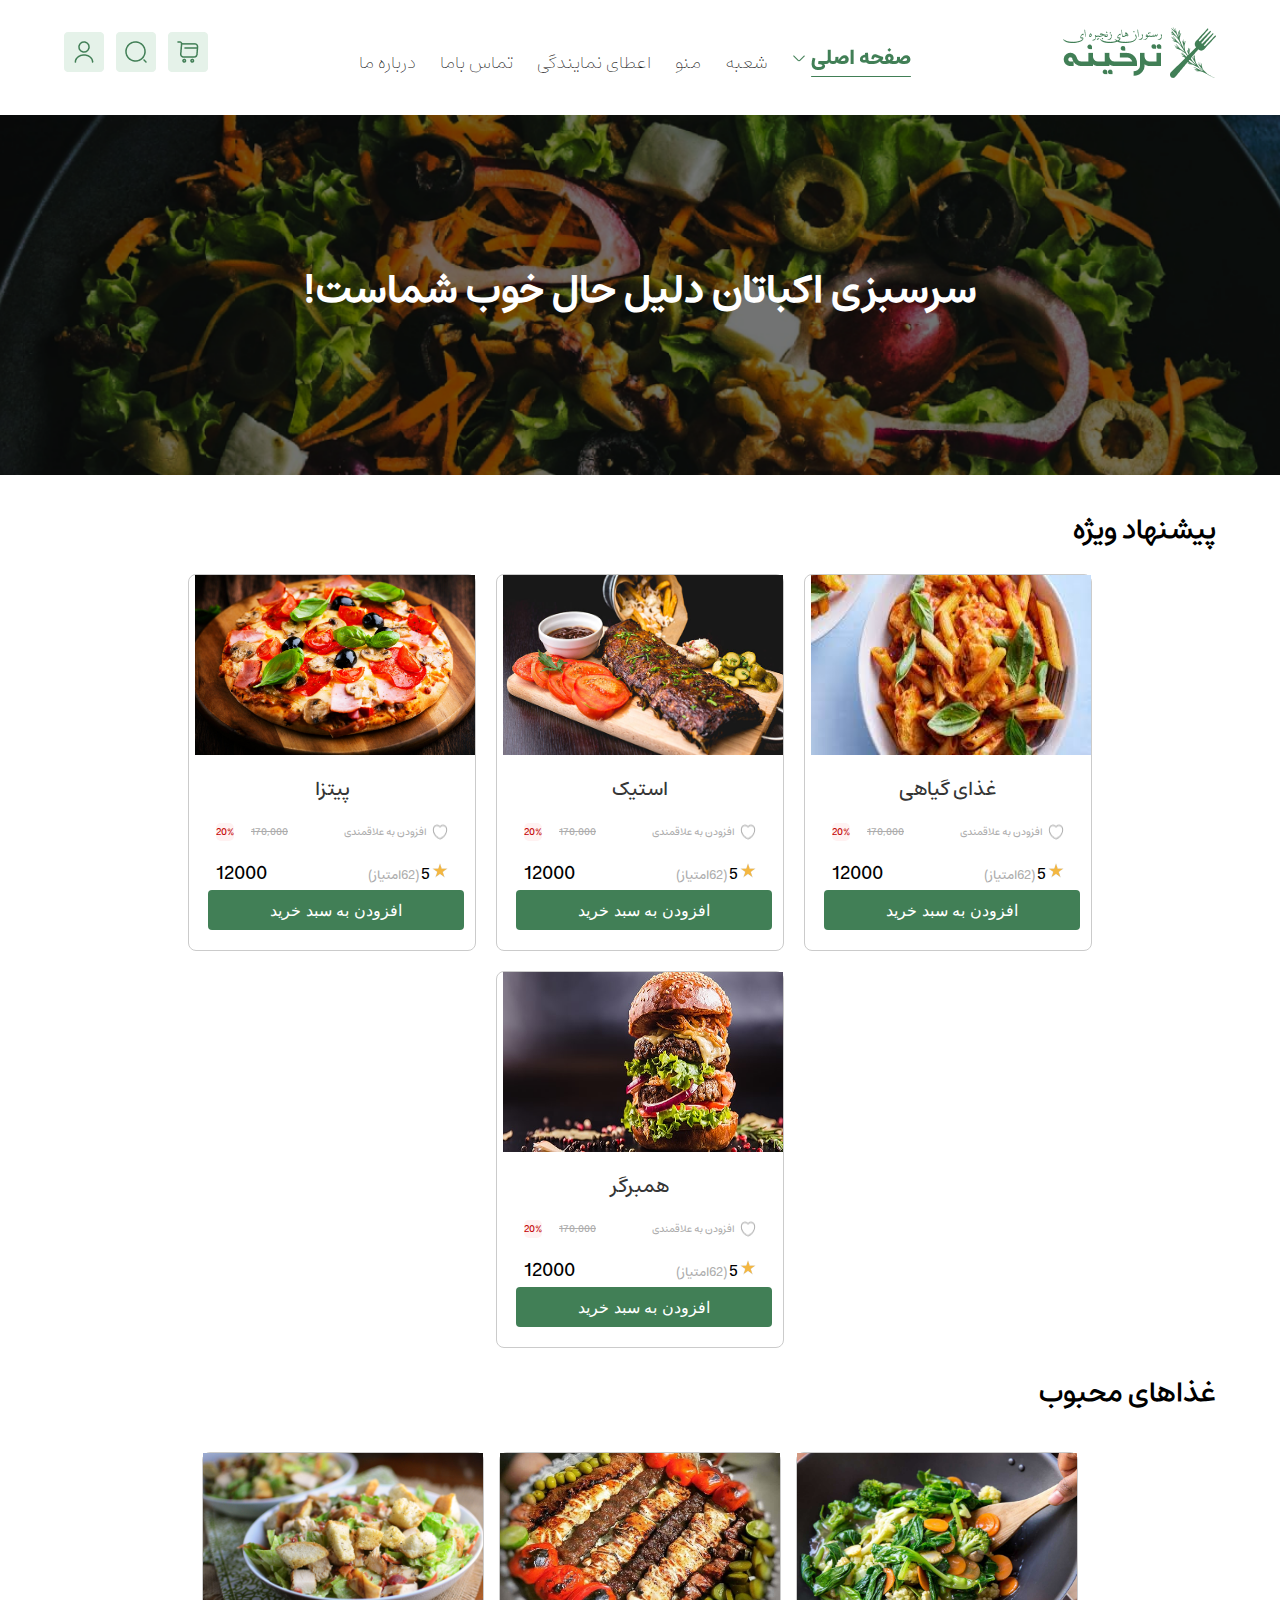
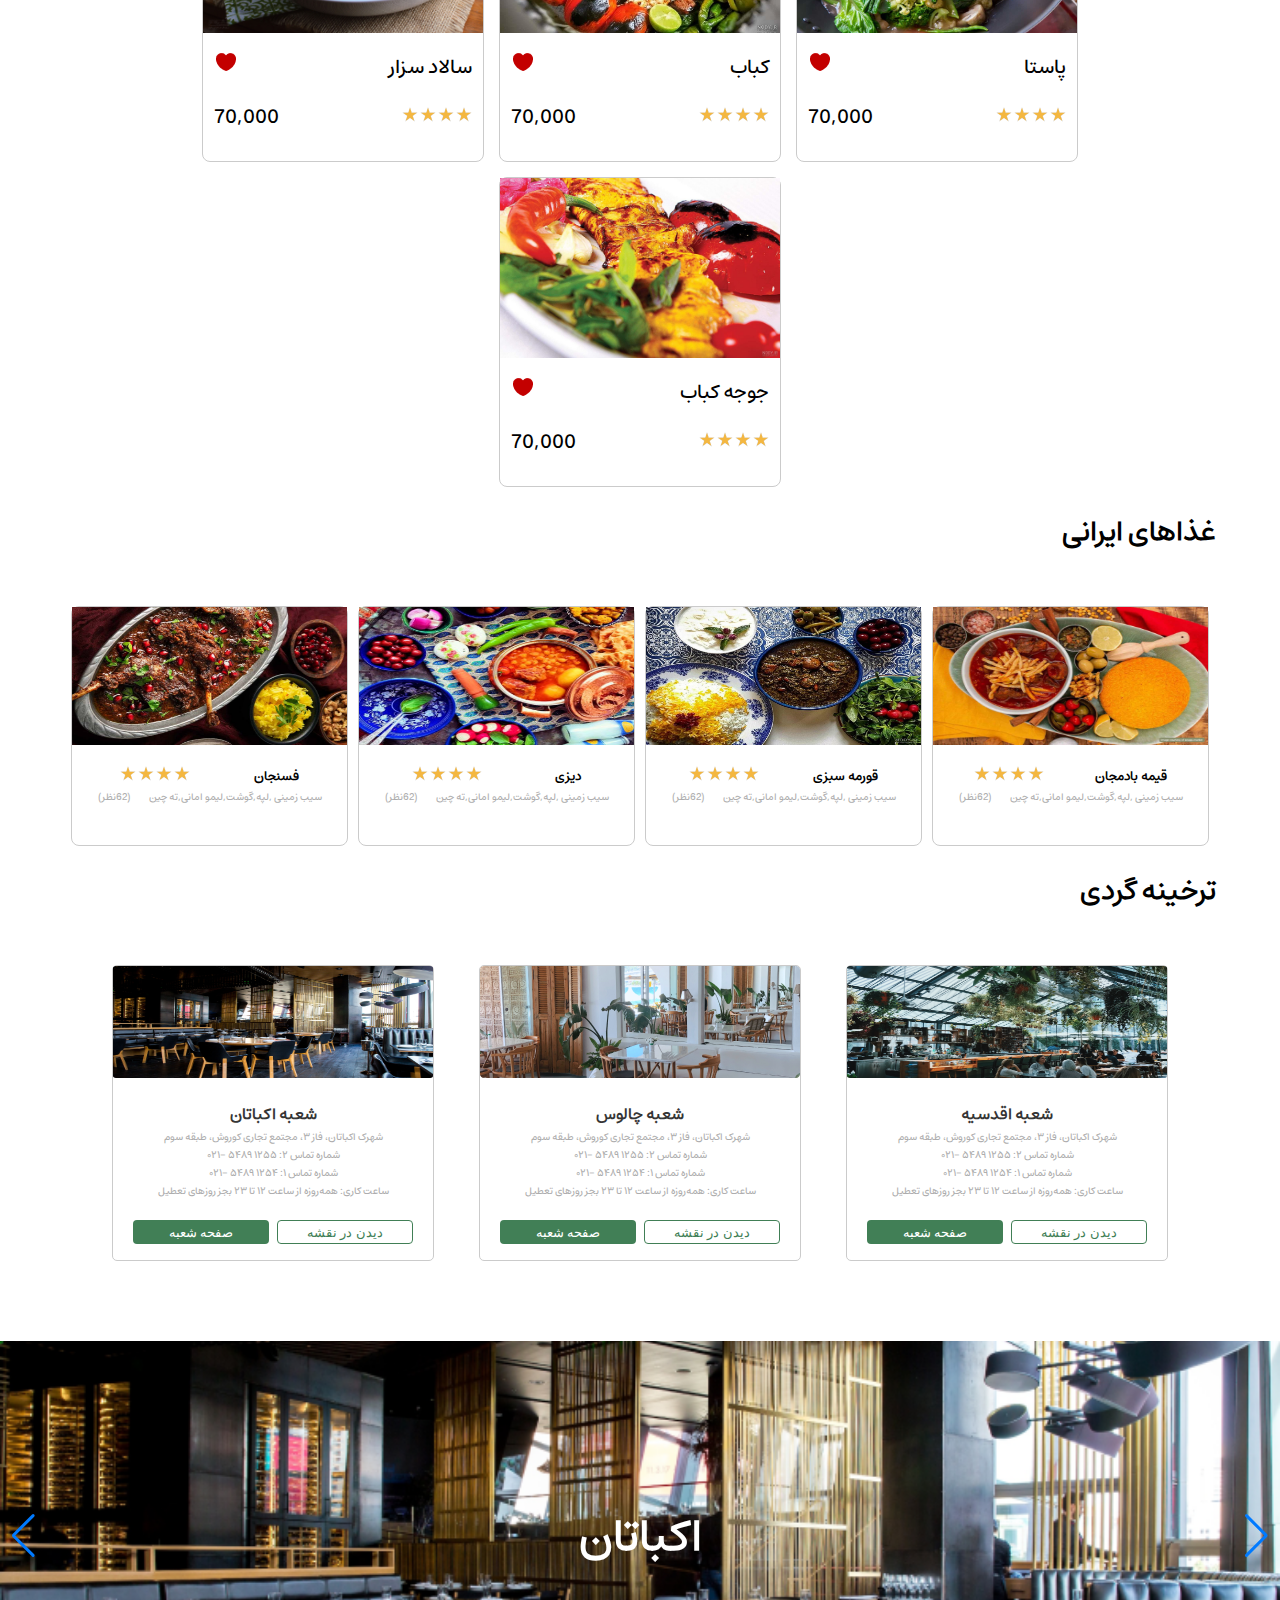
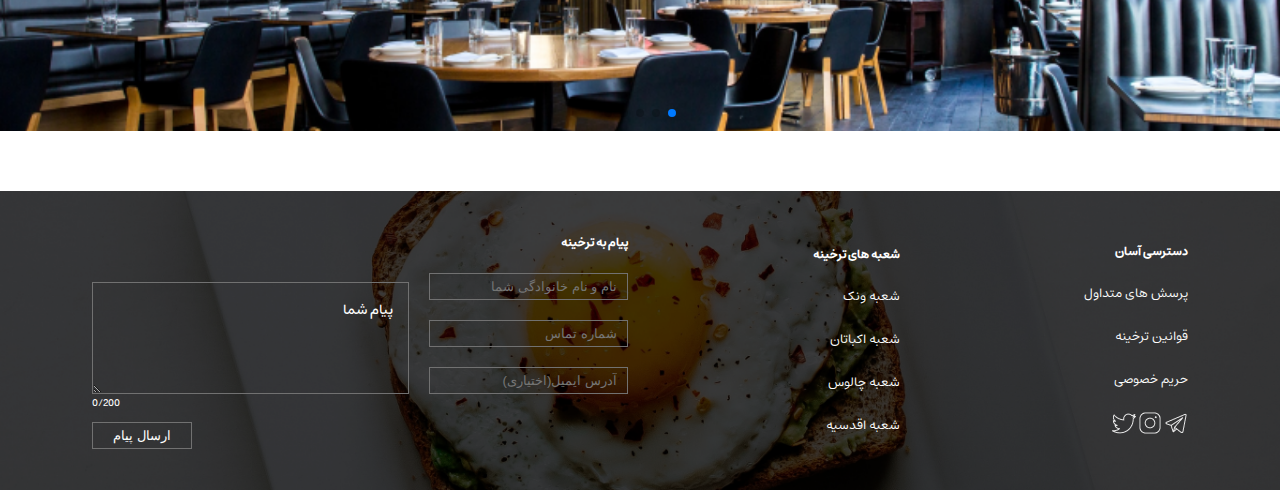
<file: index.html>
<!DOCTYPE html>
<html lang="en" dir="rtl">
<head>
    <meta charset="UTF-8">
    <meta http-equiv="X-UA-Compatible" content="IE=edge">
    <meta name="viewport" content="width=device-width, initial-scale=1.0">
    <link href='https://unpkg.com/boxicons@2.1.4/css/boxicons.min.css' rel='stylesheet'>

    <link rel="stylesheet" href="./css/style.css">
    <link rel="stylesheet" href="./css/fontstyle.css">
    <link rel="stylesheet" href="/css/swiper-bundle.min.css">
    <title>Website-tarkhineh</title>
</head>
<body>
 <header>
    <nav class="navbar">
        <div class="menu-icon">
            <i class='bx bx-menu'></i>
        </div>
        
        <div class="nav-logo">
            <img src="./assets/images/Color=Green, Size=Big.png" alt="">
        </div>

        <div class="menu">
            <i class='bx bx-chevron-right-circle' id="close"></i>
            <ul class="menu-item">
                <li id="main-page"><img src="./assets/images/Style=Active-close.png" alt=""></li>
                <li>شعبه</li>
                <li>منو</li>
                <li>اعطای نمایندگی</li>
                <li>تماس باما</li>
                <li>درباره ما</li>
            </ul>
        </div>

        <div class="nav-icon">
            <a href="" id="show-modal"><img src="./assets/images/Device=Desktop, Style=Normal, Shopping Sign=No.png" alt=""></a>
            <a href="" id="search"><img src="./assets/images/Search.png" alt=""></a>
            <a href=""><img src="./assets/images/Device=Desktop, Style=Normal, Login State=Not Loged.png" alt=""></a>
        </div>

    </nav>
 </header>
 <!-- backdrop -->
 <div class="backdrop hidden"></div>
 <!-- landing page -->
 <section class="home-page">
    <div class="home">
<div class="title">
    <h2>سرسبزی اکباتان دلیل حال خوب شماست!</h2>
</div>
    </div>
 </section>

 <!-- suggetions-page -->
 <section class="suggestions">
    <div class="suggestions-title">
        <h4>پیشنهاد ویژه</h4>
    </div>

    <div class="suggestions-carts">
    </div>
 </section>

<!-- favorite-food -->
<section class="popular-food">
<div class="popular-title">
    <h4>غذاهای محبوب</h4>
</div>
<div class="popular-carts">
    <div class="cart-item">
        <div class="cart-img">
            <img src="assets/images/510.jpg" alt="">
        </div>
        <div class="cart-detail">
            <div class="heading">
                <div class="heading-title">
                   <h3>پاستا</h3>
                    <div class="heart">
    
                        <img src="./assets/images/heart22.png" alt="">
                    </div>
                </div>
            </div>
            <div class="prices-2">
    <div>
    <img src="./assets/images/Star rate.png" alt="">
    <img src="./assets/images/Star rate.png" alt="">
    <img src="./assets/images/Star rate.png" alt="">
    <img src="./assets/images/Star rate.png" alt="">
    </div>
                <div><h3>70,000</h3></div>
                    
            </div>
        </div>
    </div>
    <div class="cart-item">
        <div class="cart-img">
            <img src="/assets/images/nody-عکس-کباب-در-شب-1626387814.jpg" alt="">
        </div>
        <div class="cart-detail">
            <div class="heading">
                <div class="heading-title">
                   <h3>کباب</h3>
                    <div class="heart">
    
                        <img src="./assets/images/heart22.png" alt="">
                    </div>
                </div>
            </div>
            <div class="prices-2">
    <div>
    <img src="./assets/images/Star rate.png" alt="">
    <img src="./assets/images/Star rate.png" alt="">
    <img src="./assets/images/Star rate.png" alt="">
    <img src="./assets/images/Star rate.png" alt="">
    </div>
                <div><h3>70,000</h3></div>
                    
            </div>
        </div>
    </div>
    <div class="cart-item">
        <div class="cart-img">
            <img src="assets/images/Caesar-Salad-recipe.jpg" alt="">
        </div>
        <div class="cart-detail">
            <div class="heading">
                <div class="heading-title">
                   <h3>سالاد سزار</h3>
                    <div class="heart">
    
                        <img src="./assets/images/heart22.png" alt="">
                    </div>
                </div>
            </div>
            <div class="prices-2">
    <div>
    <img src="./assets/images/Star rate.png" alt="">
    <img src="./assets/images/Star rate.png" alt="">
    <img src="./assets/images/Star rate.png" alt="">
    <img src="./assets/images/Star rate.png" alt="">
    </div>
                <div><h3>70,000</h3></div>
                    
            </div>
        </div>
    </div>
    <div class="cart-item">
        <div class="cart-img">
            <img src="assets/images/nody-عکس-جوجه-کباب-خانگی-1626483157.jpg" alt="">
        </div>
        <div class="cart-detail">
            <div class="heading">
                <div class="heading-title">
                   <h3>جوجه کباب</h3>
                    <div class="heart">
    
                        <img src="./assets/images/heart22.png" alt="">
                    </div>
                </div>
            </div>
            <div class="prices-2">
    <div>
    <img src="./assets/images/Star rate.png" alt="">
    <img src="./assets/images/Star rate.png" alt="">
    <img src="./assets/images/Star rate.png" alt="">
    <img src="./assets/images/Star rate.png" alt="">
    </div>
                <div><h3>70,000</h3></div>
                    
            </div>
        </div>
    </div>
</div>
</section>

<!-- iranian-food -->
<section class="iranian-food">
    <div class="iranin-food_title">
        <h4>غذاهای ایرانی</h4>
    </div>

  <div class="iranian-carts">
  <div class="cart_1">
    <div class="iranian-food_img">
        <img src="./assets/images/قیمه.jpg" alt="">
    </div>
<div class="iranian-card">
    <div class="point-food">
        <h3>قیمه بادمجان</h3>
        <div>
            <img src="./assets/images/Star rate.png" alt="">
            <img src="./assets/images/Star rate.png" alt="">
            <img src="./assets/images/Star rate.png" alt="">
            <img src="./assets/images/Star rate.png" alt="">
        </div>
    </div>
    <div class="food-desc">
        <p>سیب زمینی ,لپه,گوشت,لیمو امانی,ته چین</p>
        <span>(62نظر)</span>
    </div>

</div>
  </div>
  <div class="cart_1">
    <div class="iranian-food_img">
        <img src="./assets/images/nody-عکس-غذای-قورمه-سبزی-1625296762.jpg" alt="">
    </div>
<div class="iranian-card">
    <div class="point-food">
        <h3>قورمه سبزی</h3>
        <div>
            <img src="./assets/images/Star rate.png" alt="">
            <img src="./assets/images/Star rate.png" alt="">
            <img src="./assets/images/Star rate.png" alt="">
            <img src="./assets/images/Star rate.png" alt="">
        </div>
    </div>
    <div class="food-desc">
        <p>سیب زمینی ,لپه,گوشت,لیمو امانی,ته چین</p>
        <span>(62نظر)</span>
    </div>

</div>
  </div>
  <div class="cart_1">
    <div class="iranian-food_img">
        <img src="./assets/images/سبزی-آبگوشت.jpg" alt="">
    </div>
<div class="iranian-card">
    <div class="point-food">
        <h3>دیزی</h3>
        <div>
            <img src="./assets/images/Star rate.png" alt="">
            <img src="./assets/images/Star rate.png" alt="">
            <img src="./assets/images/Star rate.png" alt="">
            <img src="./assets/images/Star rate.png" alt="">
        </div>
    </div>
    <div class="food-desc">
        <p>سیب زمینی ,لپه,گوشت,لیمو امانی,ته چین</p>
        <span>(62نظر)</span>
    </div>

</div>
  </div>
  <div class="cart_1">
    <div class="iranian-food_img">
        <img src="./assets/images/fesenjan-chicken-anariran.jpg" alt="">
    </div>
<div class="iranian-card">
    <div class="point-food">
        <h3>فسنجان</h3>
        <div>
            <img src="./assets/images/Star rate.png" alt="">
            <img src="./assets/images/Star rate.png" alt="">
            <img src="./assets/images/Star rate.png" alt="">
            <img src="./assets/images/Star rate.png" alt="">
        </div>
    </div>
    <div class="food-desc">
        <p>سیب زمینی ,لپه,گوشت,لیمو امانی,ته چین</p>
        <span>(62نظر)</span>
    </div>

</div>
  </div>
  </div>
</section>

<!-- branch-tarkhine -->
<section class="branches">
    <div class="branches-title">
        <h4>ترخینه گردی</h4>
    </div>
    <div class="carts-branches">
<div class="cart-1">
<div class="branch-img">
    <img src="./assets/images/Device=Desktop, Picture=1(1).png" alt="">
</div>
<div class="branch-detail">
    <h4>شعبه اقدسیه</h4>
    <p class="branch-address">
        شهرک اکباتان، فاز ۳، مجتمع تجاری کوروش، طبقه سوم<br>
        شماره تماس ۲: ۱۲۵۵ ۵۴۸۹ -۰۲۱<br>
        شماره تماس ۱: ۱۲۵۴ ۵۴۸۹ -۰۲۱<br>
        ساعت کاری: همه‌روزه از ساعت ۱۲ تا ۲۳ بجز روزهای تعطیل
    </p>
    <div class="branch-buttons">
        <button class="btn map-btn">دیدن در نقشه</button>
        <button class="btn">صفحه شعبه</button>
    </div>
</div>
</div>
<div class="cart-1">
    <div class="branch-img">
        <img src="./assets/images/Image.png" alt="">
    </div>
    <div class="branch-detail">
        <h4>شعبه چالوس</h4>
        <p class="branch-address">
            شهرک اکباتان، فاز ۳، مجتمع تجاری کوروش، طبقه سوم<br>
            شماره تماس ۲: ۱۲۵۵ ۵۴۸۹ -۰۲۱<br>
            شماره تماس ۱: ۱۲۵۴ ۵۴۸۹ -۰۲۱<br>
            ساعت کاری: همه‌روزه از ساعت ۱۲ تا ۲۳ بجز روزهای تعطیل
        </p>
        <div class="branch-buttons">
            <button class="btn map-btn">دیدن در نقشه</button>
            <button class="btn">صفحه شعبه</button>
        </div>
    </div>
    </div>
    <div class="cart-1">
        <div class="branch-img">
            <img src="./assets/images/Device=Desktop, Picture=5.png" alt="">
        </div>
        <div class="branch-detail">
            <h4>شعبه اکباتان</h4>
            <p class="branch-address">
                شهرک اکباتان، فاز ۳، مجتمع تجاری کوروش، طبقه سوم<br>
                شماره تماس ۲: ۱۲۵۵ ۵۴۸۹ -۰۲۱<br>
                شماره تماس ۱: ۱۲۵۴ ۵۴۸۹ -۰۲۱<br>
                ساعت کاری: همه‌روزه از ساعت ۱۲ تا ۲۳ بجز روزهای تعطیل
            </p>
            <div class="branch-buttons">
                <button class="btn map-btn">دیدن در نقشه</button>
                <button class="btn">صفحه شعبه</button>
            </div>
        </div>
        </div>
    </div>
</section>
<!-- branch-slider -->
<section class="branch-slide">
    <div class="main swiper mySwiper ">
        <div class="wrapper swiper-wrapper">
            <div class="slide swiper-slide">
                <img class="image" src="./assets/images/Device=Desktop, Picture=5.png" alt="">
                <div class="img-data">
                   
                    <h1>اکباتان</h1>
                    <a href="#" class="button"></a>
                </div>
            </div>
            <div class="slide swiper-slide">
                <img class="image" src="./assets/images/Device=Desktop, Picture=1(2).png" alt="">
                <div class="img-data">
                    
                    <h1>اقدسیه</h1>
                    <a href="#" class="button"></a>
                </div>
            </div>
            
            <div class="slide swiper-slide">
                <img class="image" src="./assets/images/Device=Desktop, Picture=4.png" alt="">
                <div class="img-data">
                    
                    <h1>چالوس</h1>
                    <a href="#" class="button"></a>
                </div>
            </div>
            <div class="slide swiper-slide">
                <img class="image" src="./assets/images/Device=Desktop, Picture=6.png" alt="">
                <div class="img-data">
                 
                    <h1>ونک</h1>
                    <a href="#" class="button"></a>
                </div>
            </div>
            <div class="slide swiper-slide">
                <img class="image" src="./assets/images/Device=Desktop, Picture=3.png" alt="">
                <div class="img-data">
                    
                    <h1>چالوس</h1>
                    <a href="#" class="button"></a>
                </div>
            </div>
            <div class="swiper-button-next"></div>
            <div class="swiper-button-prev"></div>
            <div class="swiper-pagination nav-btn"></div>
        </div>
        </div>
</section>


<!-- footer -->
<section class="footer">
  <div class="main-footer">
    <div class="available-footer">
        <h3>دسترسی آسان</h3>
        <ul class="available_list">
            <li>پرسش های متداول</li>
            <li>قوانین ترخینه</li>
            <li>حریم خصوصی</li>
            <div class="social-icon">
                <img src="./assets/images/Device=Desktop, Social media=Telegram, State=Normal.png" alt="">
                <img src="./assets/images/Device=Desktop, Social media=Instagram, State=Normal.png" alt="">
                <img src="./assets/images/Device=Desktop, Social media=twitter, State=Normal.png" alt="">
            </div>
        </ul>
    </div>
    <div class="branch-footer">
        <h3>شعبه های ترخینه</h3>
        <ul class="branch_list">
            <li>شعبه ونک</li>
            <li>شعبه اکباتان</li>
            <li>شعبه چالوس</li>
            <li>شعبه اقدسیه</li>
        </ul>
    </div>
    <div class="message-footer">
        <div class="detail-message">
            <h3>پیام به ترخینه</h3>
            <input type="text" placeholder="نام و نام خانوادگی شما">
            <input type="text" placeholder="شماره تماس">
            <input type="text" placeholder="آدرس ایمیل(اختیاری)">
        </div>

        <div class="message">
           <div class="message-box">
            <textarea name="" id="" cols="30" rows="10">پیام شما</textarea>
            <span>0/200</span>
        </div>
        <div class="message-btn">
                <button>ارسال پیام</button>
            </div>
        </div>


    </div>
  </div>
</section>
<!-- cart-shopping -->


<div class="cart-shopping hidden">
     <div class="heading-cart">
        <div class="trash">

            <img class="clear-cart" src="./assets/images/trash.png" alt="">
            <button class="close-btn">
                <img src="./assets/images/Close icon.png" alt="">
            </button>
        </div>
        <h3>سبد خرید:<span class="product-number"></span></h3>
    </div>
    
    <div class="cart-list">
        <ul class="product-list">
           
        </ul>
    </div>
    <div class="discount-cart">
        <span>60,000تومان</span>
        <h3>تخفیف محصولات</h3>
    </div>
    <div class="delivery-price">
        <p>0 تومان</p>
        <h3>هزینه ترسال</h3>
    </div>
    <div class="total-price">
        <p class="cart-total"></p>
        <h3>مبلغ قابل پرداخت</h3>
    </div>
   <div class="btn-shopping">
    <button class="login">ورود/ثبت نام
        <span><img src="./assets/images/user.png" alt=""></span>
    </button>
   </div> 

</div>

<script src="./js/main.js" type="module"></script>
<script src="/js/swiper-bundle.min.js"></script>

</body>
</html>
</file>
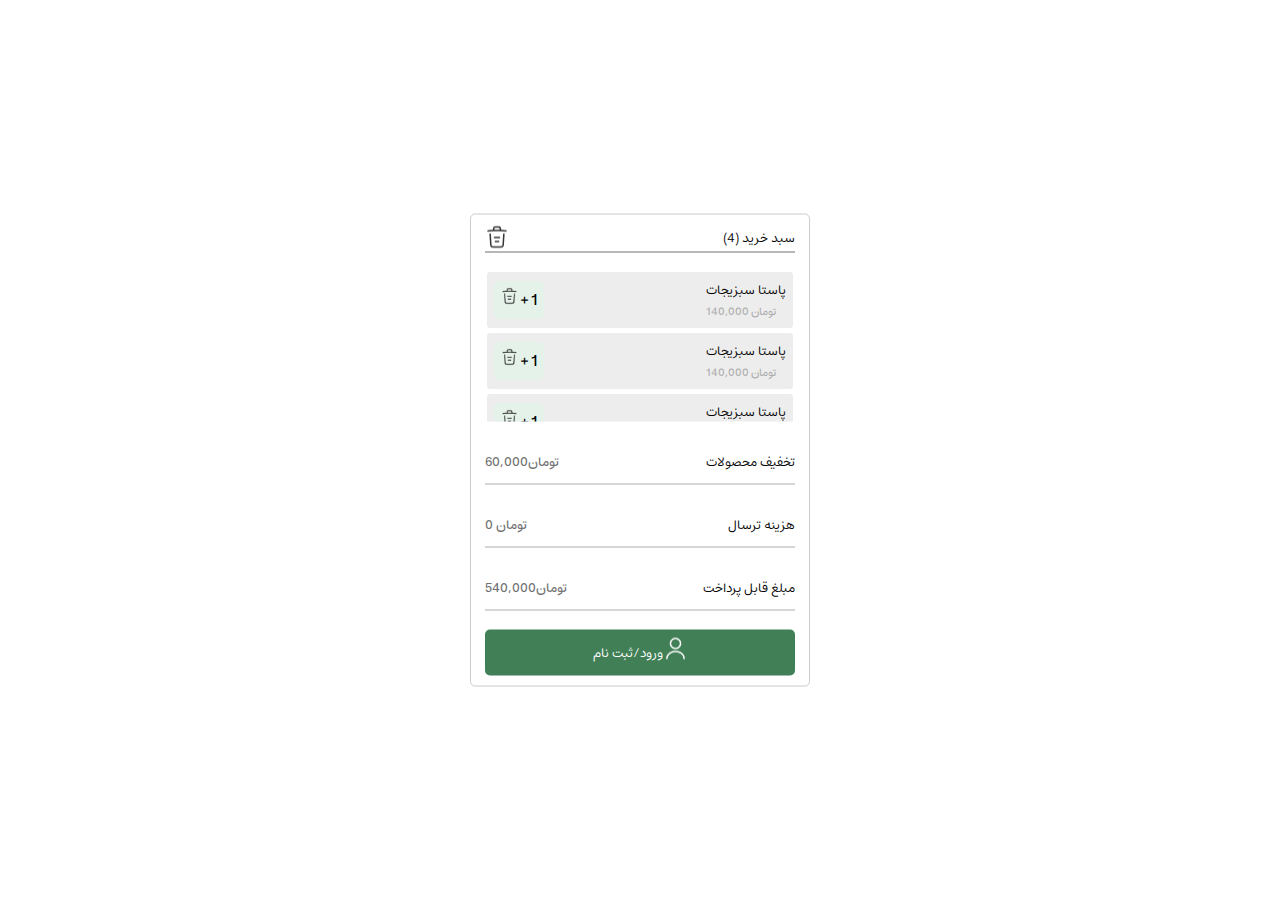
<file: modal.html>
<!DOCTYPE html>
<html lang="en">
<head>
    <meta charset="UTF-8">
    <meta http-equiv="X-UA-Compatible" content="IE=edge">
    <meta name="viewport" content="width=device-width, initial-scale=1.0">
    <link rel="stylesheet" href="./css/style.css">
    <link rel="stylesheet" href="./css/fontstyle.css">
    <title>modal-cart</title>
</head>
<body>
    <div class="cart-shopping">
        <div class="heading-cart">
            <div class="trash">

                <img src="./assets/images/trash.png" alt="">
            </div>
            <h3>سبد خرید (4)</h3>
        </div>
        
        <div class="cart-list">
            <ul class="product-list">
                <li>
                    <div class="rate-food">
                        <span><img src="./assets/images/trash.png" alt=""></span>
                        <span>+</span>
                        <span>1</span>
                    </div>
                    <div class="title-product">

                        <h3>پاستا سبزیجات</h3>
                        <p>140,000 تومان</p>
                    </div>
                </li>
                <li>
                    <div class="rate-food">
                        <span><img src="./assets/images/trash.png" alt=""></span>
                        <span>+</span>
                        <span>1</span>
                    </div>
                    <div class="title-product">

                        <h3>پاستا سبزیجات</h3>
                        <p>140,000 تومان</p>
                    </div>
                </li>
                <li>
                    <div class="rate-food">
                        <span><img src="./assets/images/trash.png" alt=""></span>
                        <span>+</span>
                        <span>1</span>
                    </div>
                    <div class="title-product">

                        <h3>پاستا سبزیجات</h3>
                        <p>140,000 تومان</p>
                    </div>
                </li>
               
            </ul>
        </div>
        <div class="discount-cart">
            <span>60,000تومان</span>
            <h3>تخفیف محصولات</h3>
        </div>
        <div class="delivery-price">
            <p>0 تومان</p>
            <h3>هزینه ترسال</h3>
        </div>
        <div class="total-price">
            <p>540,000تومان</p>
            <h3>مبلغ قابل پرداخت</h3>
        </div>
       <div class="btn-shopping">
        <button class="login">ورود/ثبت نام
            <span><img src="./assets/images/user.png" alt=""></span>
        </button>
       </div>

    </div>
</body>
</html>
</file>
<file: css/style.css>
*,
*::after,
*::before{
    margin: 0;
    padding: 0;
    box-sizing: border-box;
    list-style: none;
}

:root{
--color-white:#ffffff;
}

html{
    font-size: 62.5%;
}

/* header */
header{

    background-color:var(--color-white) ;
}
.hidden{
    display: none;
}
.backdrop{
    top: 0;
    left: 0;
    width: 100%;
    height: 100%;
    position: absolute;
    background-color: rgba(0,0,0,0.2);
    z-index: 10;
    backdrop-filter: blur(3px);
}
.navbar{
    display: flex;
    justify-content: space-between;
    align-items: center;
    padding: 3px 5%;
    height: 115px;
   
}

.menu-item{
    display: flex;
    flex-direction: row;
    justify-content: center;
    align-items: center;
    gap: 24px;
}
.menu{
    margin-top: 1rem;
    
}
.menu-icon,
#close{
    font-size: 24px;
}
.nav-icon{
  display: flex;
  gap: 12px;
}
#main-page{
    margin-top: 0.7rem;
}
.menu-icon{
    display: none;
}
#close{
    display: none;
}
@media screen and (max-width:1024px){
    .menu{
        position: absolute;
        background-color: var(--color-white);
     right: 0;
     
        width: 100%;
       top: -400px;
    }
    .menu-item{
        flex-direction: column;

    }
    .menu-item li:hover{
background-color: rgb(65, 105, 25);
color: #ffffff;
border-radius: 5px;
    }
    #search{
        display: none;
    }
    .menu-icon{
        display: initial;
    }
    #close{
        display: initial;
        margin-right: 2rem;
        color: #417f56;
    }
    .active{
        top: 16px;
        height: 100%;
    }
}
/* end of header */

.home{
background: url(/assets/images/Device=Desktop.png);
background-size: cover;
background-position: center;
background-repeat: no-repeat;
width: auto;
height: 360px;

}
.title{
    display: flex;
    justify-content: center;
    align-items: center;

}

.title h2{
    font-size: 40px;
    font-weight: 700;
    color: #ffffff;
    margin-top: 14rem;
}

@media screen and (max-width:768px){
    .home{
        height: 276px;
    }
    .title h2{
font-size: 20px;
font-weight: 500;

    }
}

@media screen and (max-width:520px){
    .title h2{
        font-size: 16px;
        font-weight: 500;
        
            }
}

/* end of home */
.suggestions{
    padding: 10px 5%;
}
.suggestions-carts{
        display: flex;
        align-items: center;
        justify-content: center;
        gap: 2rem;
flex-wrap: wrap;
    }
    .suggestions-title{
        margin-bottom: 2rem;
        margin-top: 2rem;
    }
.cart{
    width: 288px;
    height: auto;
    border: 1px solid #cbcbcb;
    border-radius: 8px;
}
.cart-img img{
    width: 280px;
    height: 180px;
}
.cart-title{
text-align: center;
font-size: 20px;
font-weight: 600;
color: #353535;
}

.discount-part{
    padding: 16px;
    display: flex;
    justify-content: space-between;
}
.favorite{
    display: flex;
    gap: 5px;
}
.favorite p{
    color: #adadad;
    width: 93px;
}

.discount{
    width: 32px;
    height: 16px;
    text-align: center;
    background: #fff2f2;
    border-radius: 5px;
    color: #c30000;
    margin-right: 1.5rem;
}
.last-price{
    color: #adadad;
   line-height: 18px #adadad;
   text-decoration-line: line-through;
}
.prices{
    display: flex;
    justify-content: space-between;
    align-items: center;
    padding:0 16px;
}
.price span{
    font-size: 19px;
}
.point-number{
    font-size: 13px;
    color: #adadad;
}
.star-number{
    font-size: 16px;
}
#star{
  text-align: center;
}
.shop-btn{
margin-bottom: 9px;
}
.shop-btn button{
    padding: 8px 16px;
    width: 256px;
    height: 40px;
    border: none;
    border-radius: 4px;
    background-color: #417f56;
    color: #ffffff;
    font-size: 16px;
    font-weight: 500;
}


/* popular-food */
.popular-food{
    padding: 10px 5%;
}
.popular-carts{
    display: flex;
    justify-content: center;
    align-items: center;
    flex-wrap: wrap;
    gap: 1.5rem;
}
.popular-title{
    margin-bottom: 3.5rem;
}
.cart-item{
    width: 282px;
    height: 310px;
    border: 1px solid #cbcbcb;
    border-radius: 8px;
}
.heading-title{
    display: flex;
    justify-content: space-between;
}
.prices-2{
    margin-top: 1.5rem;

align-items: center;
    display: flex;
    justify-content: space-between;
}
.cart-detail{
    padding: 11px;
}
.cart-detail h3{
    font-size: 20px;
    font-weight: 500;
}

/* branches */

.branches{
    padding: 10px 5%;
}
.carts-branches{
    display: flex;
    justify-content: center;
    align-items: center;
    gap: 4.5rem;
    flex-wrap: wrap;
}
.branch-img img{
    width: 320px;
    height: 112px;
}
.cart-1{
    border: 1px solid #cbcbcb;
    border-radius: 5px;
    /* display: flex; */
}

.branch-detail{
padding: 16px;
text-align: center;
}

.branch-detail h4{
    font-size: 16px;
    font-weight: 700;
    color: #353535;
}
.branch-address{
    color: #adadad;
}

.branch-buttons{
    display: flex;
    justify-content: space-around;
    margin-top: 2rem;
}
.btn{
    border: none;
    cursor: pointer;
    width:136px;
    height:24px;
    border-radius: 4px;
    background-color: #417f56;
    color: #ffffff;
}
.map-btn{
background-color: #ffffff;
border: 1px solid #417f56;
color: #417f56;
}
.branches-title{
    margin-bottom: 5rem;
}
/* footer */
.footer{
    margin-top: 6rem;
}
.main-footer{
    background: url(/assets/images/Device=ِDesktop.png) no-repeat;
    width: auto;
    height: 299px;
    background-size: cover;
background-position: center;
display: flex;
justify-content: space-around;
align-items: center;
flex-wrap: wrap;

}
.main-footer h3{
    color: #ffffff;
}
.main-footer ul li{
    color: #ffffff;
    font-family: "Estedad-Regular";
    font-size: 13px;
}
.available-footer{
    display: flex;
    flex-direction: column;
    gap: 2rem;
}
.available_list{
    display: flex;
    flex-direction: column;
    gap: 2rem;
}
.branch-footer{
    display: flex;
    flex-direction: column;
    gap: 2rem;
}
.branch_list{
    display: flex;
    flex-direction: column;
    gap: 2rem;
}
.message-footer{
    display: flex;
    gap: 2rem;
}
.detail-message{
    display: flex;
    flex-direction: column;
    gap: 2rem;
}
.message{
    display: flex;
    gap: 1rem;
    flex-direction: column;
}
.message-box{
    display: flex;
    flex-direction: column;
    margin-top: 5rem;
 
} 
.detail-message input{
background:content-box;
border: none;
border: 1px solid #717171;
color: #ffffff;
padding: 5px 10px;

}
.message-box textarea{
    background:content-box;
border: none;
border: 1px solid #717171;
color: #ffffff;
height: 112px;
padding: 15px;
}
.message-btn button{
    border: none;
    background: content-box;
    padding: 5px 13px;
    border: 1px solid #717171;
    color: #ffffff;
}
.message-box span{
    color: #ffffff;
    text-align: left;
}
.message-btn{
    display: flex;
  justify-content: left;

}
.message-btn button{
    width: 10rem;
    text-align: center;
}
@media screen and (max-width:968px){
    .message-footer{
        display: none;
    }
}

/* iranian-food */

.iranian-food{
    padding: 10px 5%;
}
.iranian-carts{
    display: flex;
    justify-content: center;
    align-items: center;
    flex-wrap: wrap;
    gap: 1rem;
}
.cart_1{
    width: 277px;
    height: 240px;
    border: 1px solid #cbcbcb;
    border-radius: 8px;
}
.iranian-food_img img{
    background-size: cover;
    width: 100%;
    height: 138px;
}
.iranian-card{
    padding:14px 16px;
}

.point-food,
.food-desc{
    display: flex;
    justify-content: space-around;
    align-items: center;
}
.point-food h3{
    font-family:"Estedad-Regular" ;
    font-size: 13px;
}
.food-desc p {
    color: #adadad;
}
.food-desc span {
    color: #adadad;
}
.iranin-food_title{
    margin-bottom: 5rem;
}

/* cart-shopping */
.cart-shopping h3{
    font-family:"Estedad-Regular";
    font-size: 13px;
    font-weight: 500;
}
.cart-shopping{
    direction: ltr;
position: absolute;
    width: 340px;
    height: 473px;
    background-color: #ffffff;
    display: flex;
    flex-direction: column;
    justify-content: space-around;
    align-items: center;
    border: 1px solid #cbcbcb;
    border-radius: 5px;
    top: 50%;
    left: 50%;
    z-index: 20;
   transform: translate(-50%,-50%);

}
.heading-cart{
    width: 310px;
    display: flex;
    justify-content: space-between;
    align-items: center;
    gap: 5rem;
    border-bottom: 1px solid #717171;
}
.product-list{
    display: flex;
    flex-direction: column;
    gap: 0.5rem;
    overflow-y:initial;
    overflow-x: hidden;
    height: 150px;
}
.color-li{
    color: #f9f9f9;
}
.product-list li{
    display: flex;
    justify-content: space-between;
    width: 306px;
    align-items: center;
    background-color: #ededed;
    padding: 7px;
    border-radius: 3px;
}
.product-list li p{
    color: #adadad;
    font-size: 11px;
}
.discount-cart,
.delivery-price,
.total-price{
    display: flex;
    justify-content: space-between;
    width: 310px;
    align-items: center;
    border-bottom: 1px solid #adadad;
    padding: 10px 0;
}
.btn-shopping{
    width: 310px;
}
.login{
    border: none;
    width: 100%;
    border-radius: 5px;
    background-color: #417f56;
    color: #ffffff;
    font-family:"Estedad-Regular";
padding: 7px;
display: flex;
justify-content: center;
align-items: center;
}
.discount-cart span{
    color: #717171;
    font-size: 13px;

}
.delivery-price p{
    color: #717171;
    font-size: 13px;

}
.total-price p{
    color: #717171;
    font-size: 13px;
    
}
.rate-food{
    background: #e5f2e9;
   width: 50px;
   border-radius: 5px;
   text-align: center;
   align-items: center;
   padding: 5px;
}
.rate-food img{
    width: 17px;
}
.rate-food span{
    font-size: 16px;
}
.hidden{
    display:none;
}
.backdrop{
    top: 0;
    left: 0;
    width: 100%;
    height: 100%;
    position: absolute;
    background-color: rgba(0,0,0,0.2);
    z-index: 10;
    backdrop-filter: blur(3px);
}
.trash{
    display: flex;
    align-items: center;
    justify-content: center;
    gap: 0.5rem;
    margin-bottom: 0.2rem;
}
.close-btn{
    width: 20px;
    height: 20px;
    border-radius: 5px;
    background-color: #417f56;
    border: none;

}
.close-btn img{
    width: 20px;
    height: 20px;
}


/* slider */
.main{
    margin-top: 7rem;
    height:390px ;
    width: 100%;
    font-family: "Estedad-Regular";
}

.wrapper, .slide{
    overflow: hidden;
width: 100%;
height: 100%;
}

.slide, .image{
    height: 100%;
width: 100%;
object-fit: cover;
}
.slide::before{
    content: "";
    position: absolute;
    height: 100%;
    width: 100%;

    z-index: 10;
}

.slide .img-data{
    position: absolute;
    top: 50%;
    left: 50%;
    transform: translate(-50%,-50%);
   z-index: 10;
}
.text{
    font-size: 14px;
    font-weight: 400;
}
.img-data h1{
    font-size: 45px;
    color: #ffffff;
    font-weight: 600;
}

.swiper-button-next{
    height: 50px;
    width: 50px;
    color: #ffffff;
}
</file>
<file: css/fontstyle.css>
@font-face {
    font-family: "Estedad-Black";
    src: url(/fonts/Estedad-Black.ttf);
}
@font-face {
    font-family: "Estedad-Light";
    src: url(/fonts/Estedad-Light.ttf);
}

@font-face {
    font-family: "Estedad-Medium";
    src: url(/fonts/Estedad-Medium.ttf);
}

@font-face {
    font-family: "Estedad-Regular";
    src: url(/fonts/Estedad-Regular.ttf);
}

@font-face {
    font-family: "Estedad-thin";
    src: url(/fonts/Estedad-Thin.ttf);
}

header{
    font-family: "Estedad-thin";
    font-weight: 500;
    font-size: 18px;
}
body{
    font-family: "Estedad-Medium" ;
}

h4{
    font-family: "Estedad-Regular";
    font-weight: 900;
    font-size: 28px;
}
textarea{
    font-family:"Estedad-Medium" ;
    font-size: 14px;}
</file>
